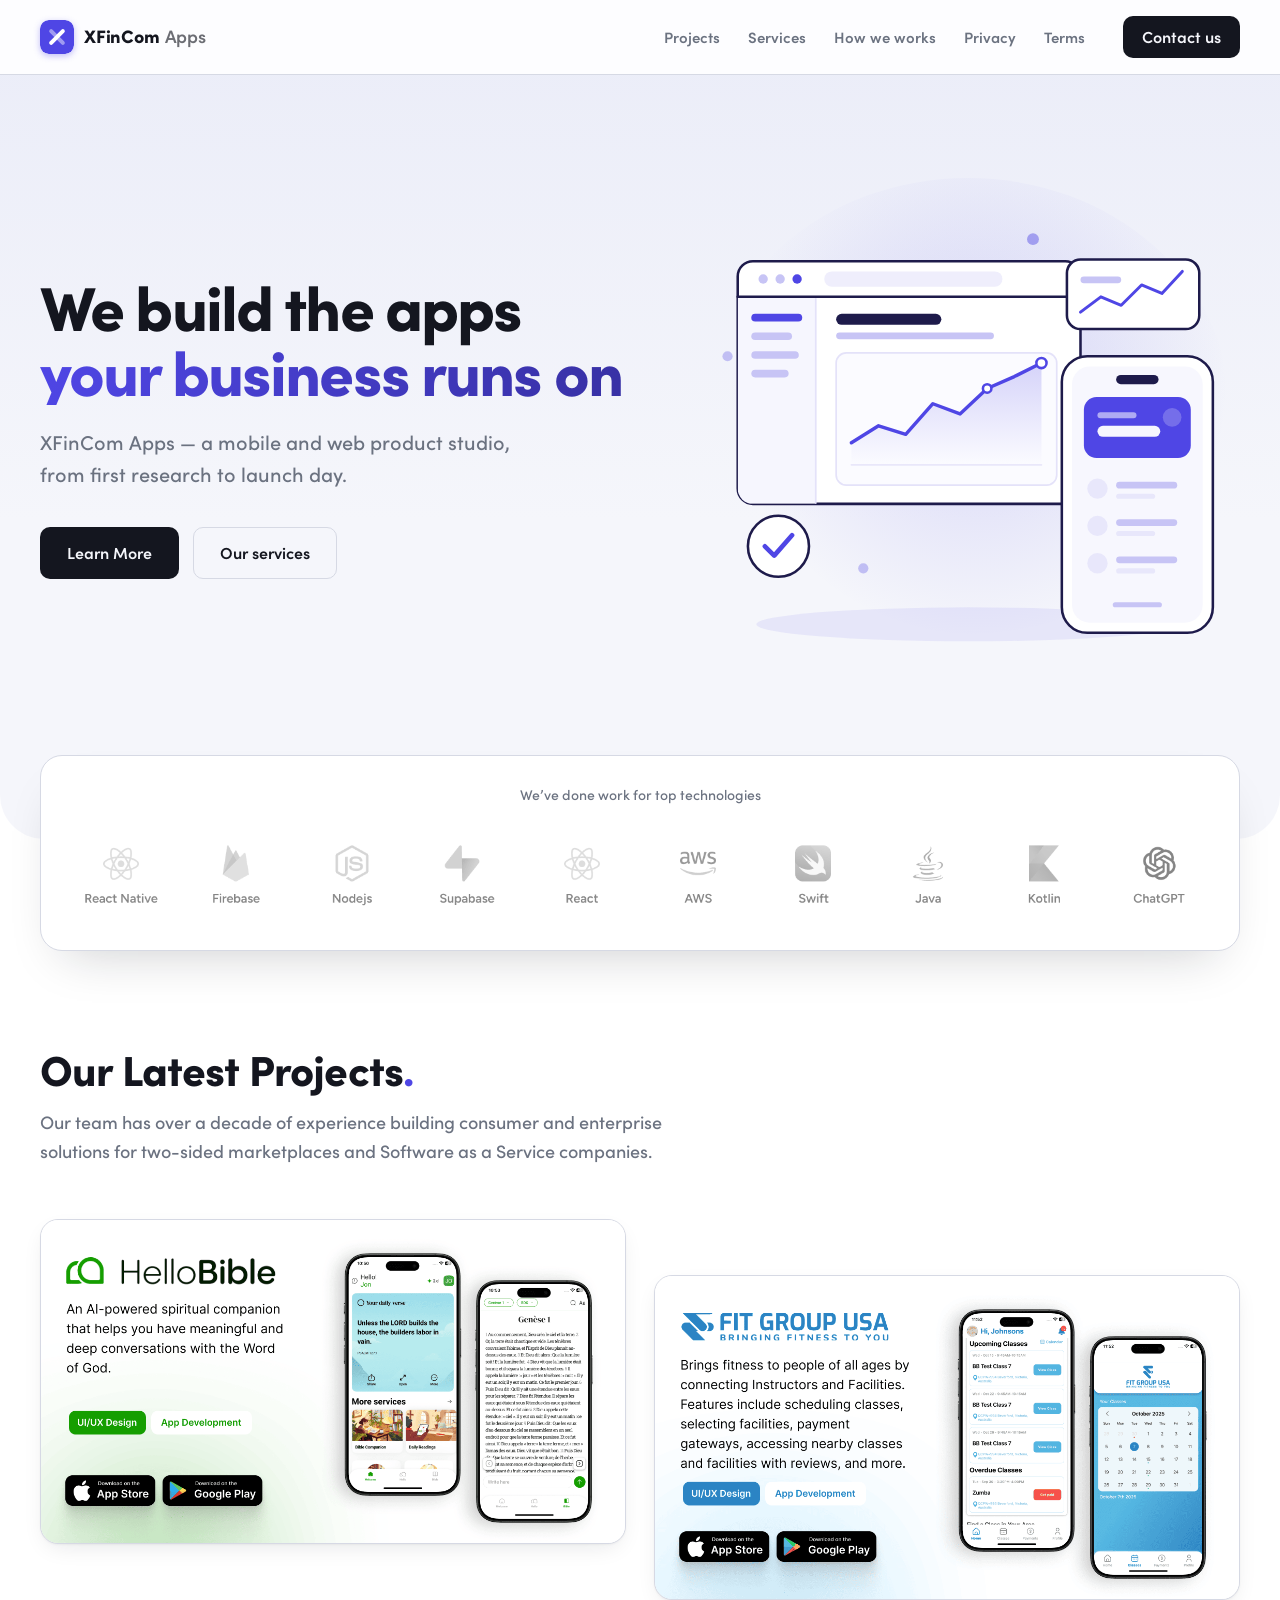
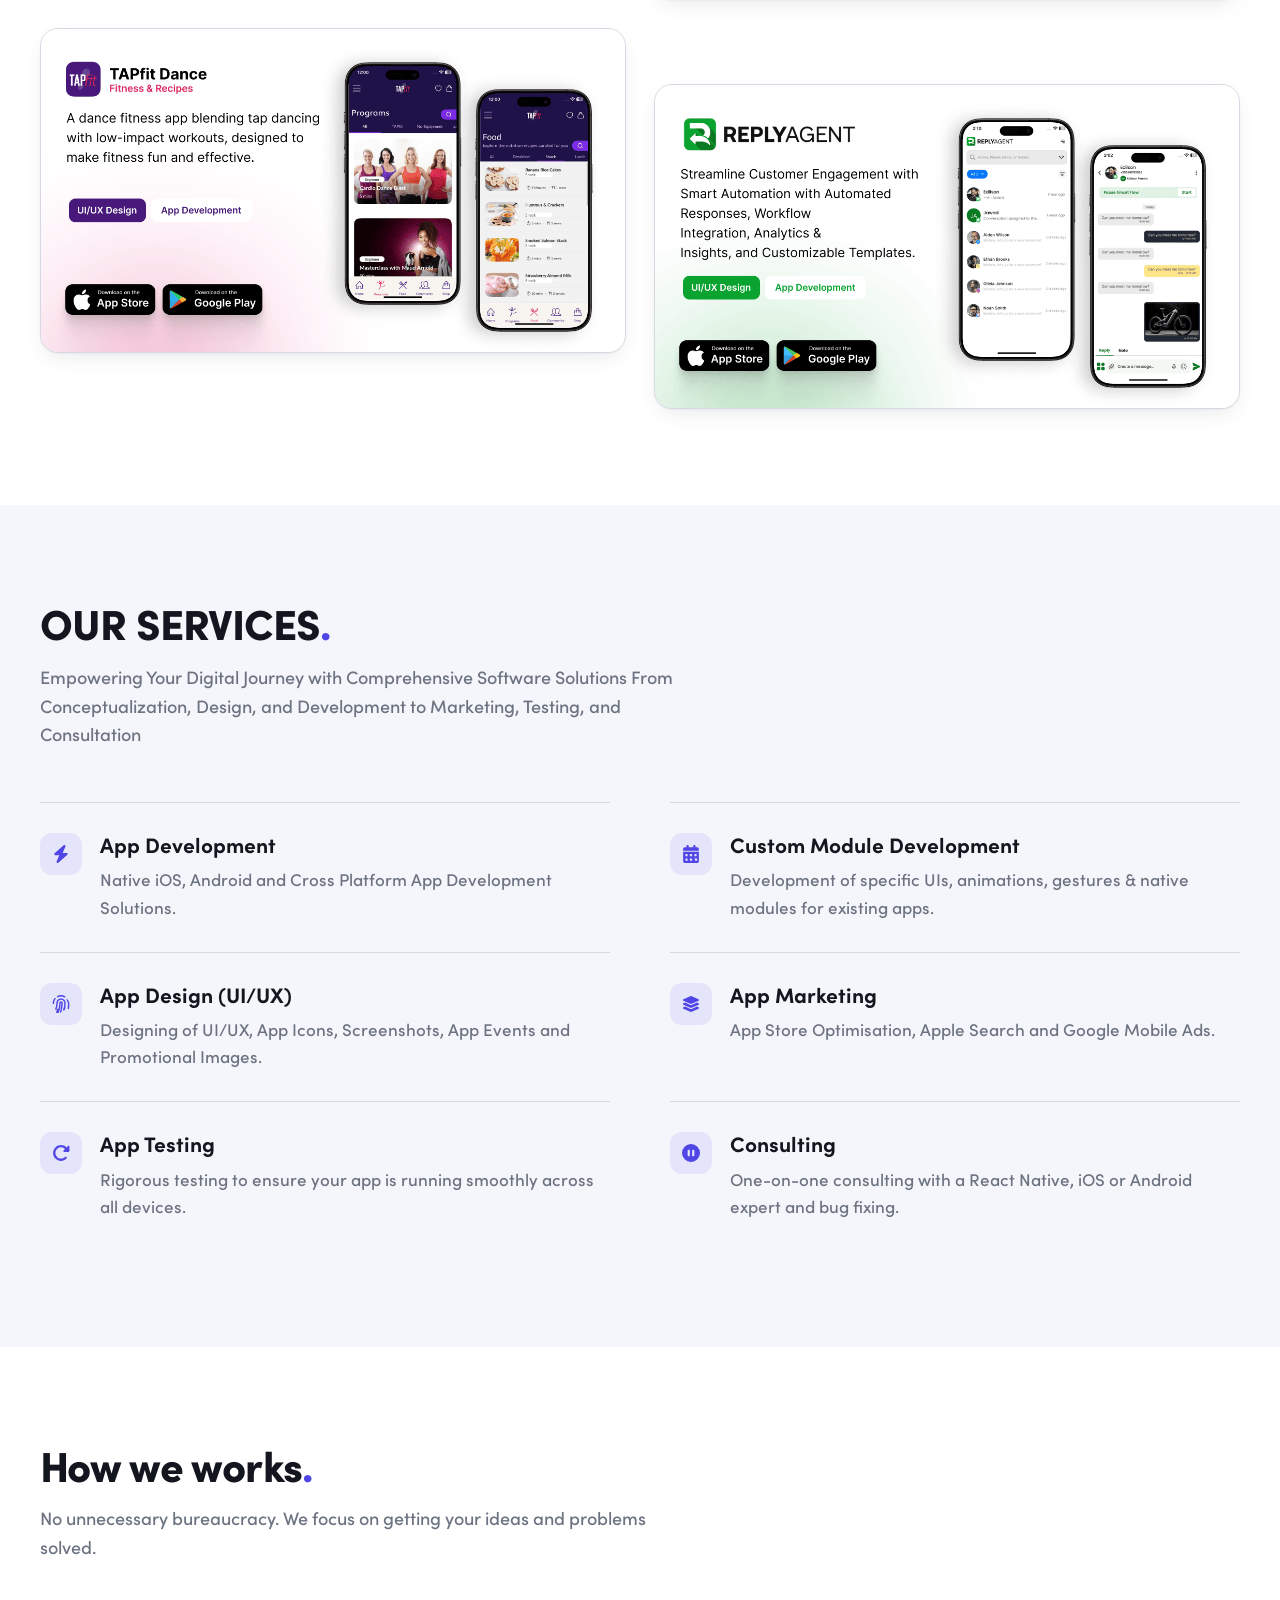
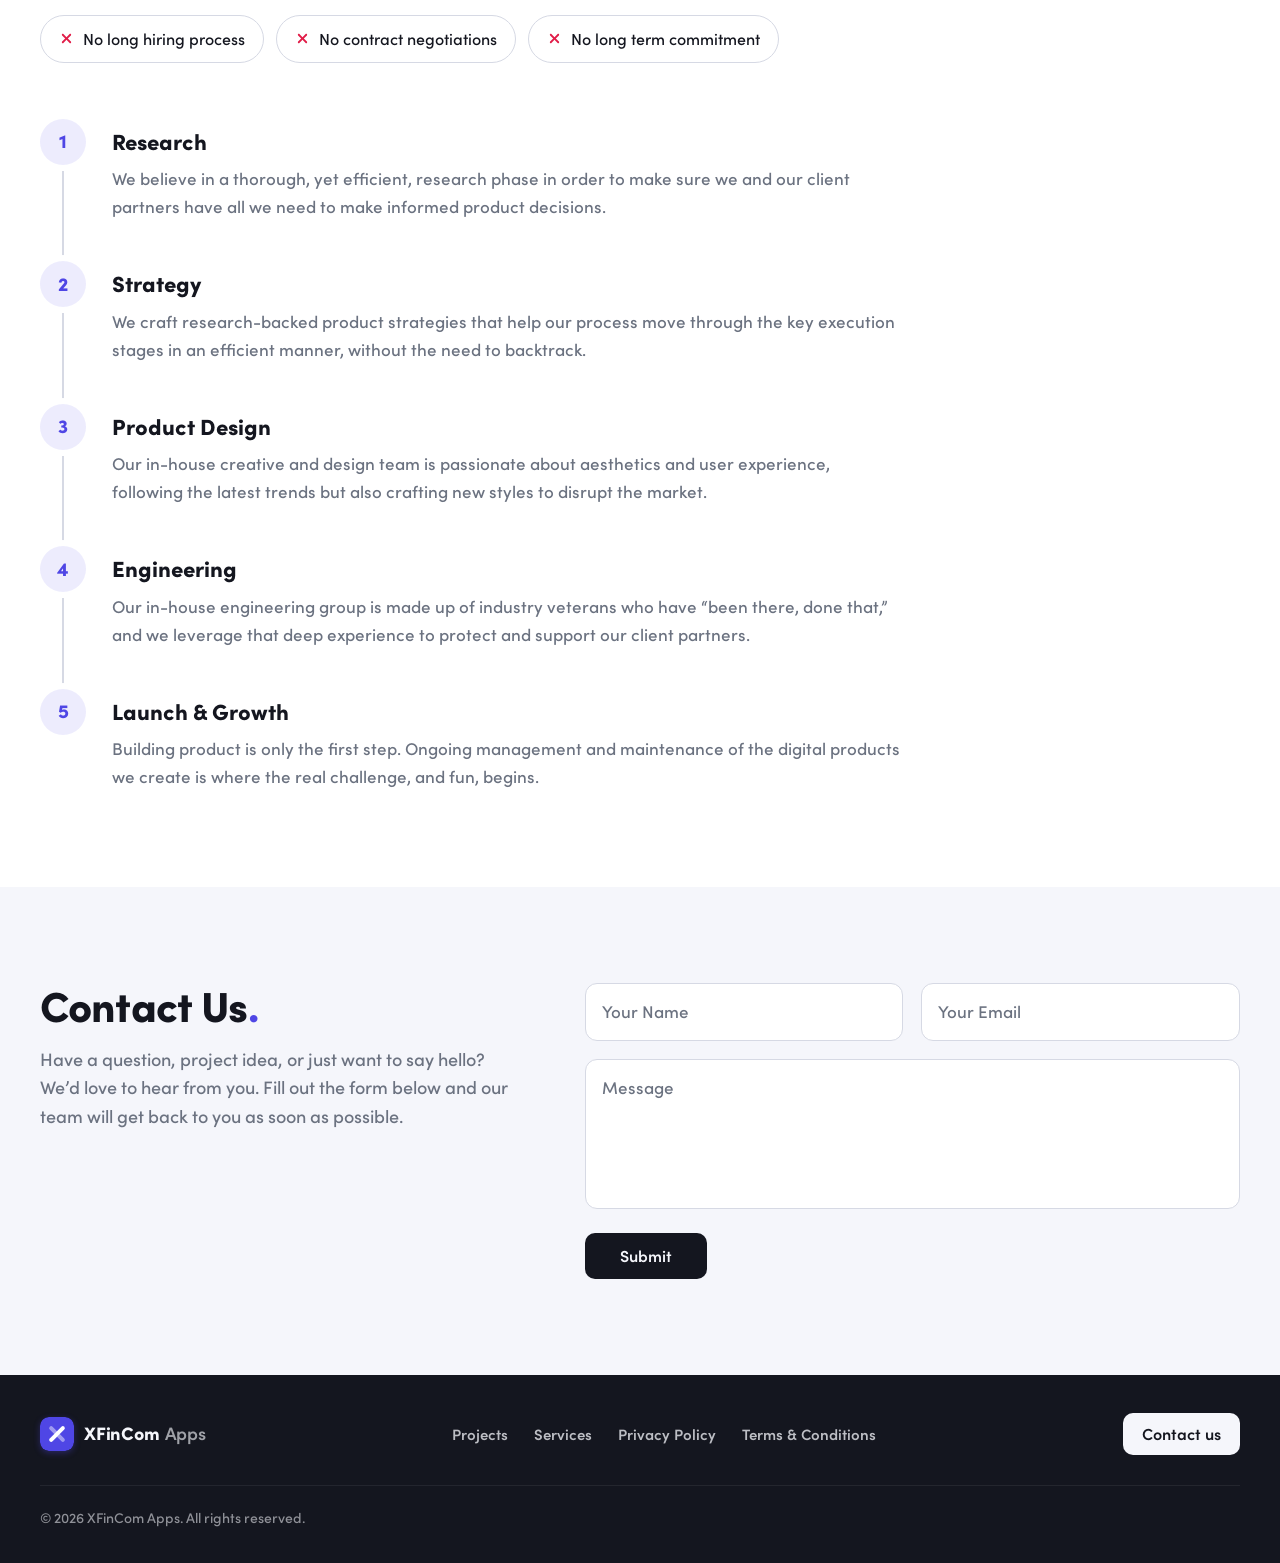
<file: index.html>
<!DOCTYPE html>
<html lang="en">
  <head>
    <meta charset="utf-8" />
    <meta name="viewport" content="width=device-width, initial-scale=1.0" />
    <title>XFinCom Apps | Mobile &amp; Web App Development Company</title>
    <meta
      name="description"
      content="XFinCom Apps is a mobile and web app development company delivering custom, high-performance digital solutions. We specialize in design, development, and deployment—on demand and with excellence."
    />
    <meta name="robots" content="noindex, follow" />
    <link rel="icon" type="image/svg+xml" href="assets/img/favicon.svg" />
    <link rel="preload" as="font" type="font/woff" href="assets/fonts/sofiapro-black.woff" crossorigin />
    <link rel="preload" as="font" type="font/woff" href="assets/fonts/sofiapro-medium.woff" crossorigin />
    <link rel="stylesheet" href="assets/css/style.css" />
  </head>
  <body>
    <!-- Header -->
    <header class="site-header">
      <div class="shell">
        <a class="logo" href="index.html" aria-label="XFinCom Apps home">
          <svg class="logo-mark" viewBox="0 0 64 64" aria-hidden="true" focusable="false">
            <rect class="logo-tile" width="64" height="64" rx="16" />
            <g fill="none" stroke-width="7.5" stroke-linecap="round">
              <path class="logo-x-fall" d="M21 21 L43 43" />
              <path class="logo-x-rise" d="M21 43 L43 21" />
            </g>
          </svg>
          <span class="logo-word">XFinCom<span>Apps</span></span>
        </a>

        <button
          class="nav-toggle"
          type="button"
          aria-expanded="false"
          aria-controls="site-nav"
          aria-label="Toggle navigation"
        >
          <svg width="24" height="24" viewBox="0 0 24 24" aria-hidden="true" focusable="false">
            <path
              d="M3 6h18M3 12h18M3 18h18"
              fill="none"
              stroke="currentColor"
              stroke-width="2"
              stroke-linecap="round"
            />
          </svg>
        </button>

        <nav class="site-nav" id="site-nav">
          <a href="#projects">Projects</a>
          <a href="#services">Services</a>
          <a href="#how-we-works">How we works</a>
          <a href="privacy-policy.html">Privacy</a>
          <a href="terms-and-conditions.html">Terms</a>
        </nav>

        <a class="btn btn--solid btn--sm" href="#contact-us">Contact us</a>
      </div>
    </header>

    <main>
      <!-- Hero -->
      <section class="hero">
        <div class="shell hero-grid">
          <div class="hero-copy">
            <h1 class="hero-title">
              We build the apps
              <span class="accent">your business runs on</span>
            </h1>
            <p class="hero-sub">
              XFinCom Apps — a mobile and web product studio, from first research to launch day.
            </p>
            <div class="hero-actions">
              <a class="btn btn--solid btn--lg" href="#projects">Learn More</a>
              <a class="btn btn--ghost btn--lg" href="#services">Our services</a>
            </div>
          </div>
          <div class="hero-art">
            <img
              src="assets/img/hero-illustration.svg"
              width="640"
              height="640"
              alt="A dashboard window with a rising chart, a mobile app screen and a verified badge"
            />
          </div>
        </div>
      </section>

      <!-- Technologies -->
      <section class="tech">
        <div class="shell">
          <div class="tech-card">
        <p class="tech-label">We’ve done work for top technologies</p>
        <ul class="tech-list">
          <li><img src="assets/img/tech-react-native.png" width="148" height="148" alt="React Native" /></li>
          <li><img src="assets/img/tech-firebase.png" width="148" height="148" alt="Firebase" /></li>
          <li><img src="assets/img/tech-nodejs.png" width="148" height="148" alt="Node.js" /></li>
          <li><img src="assets/img/tech-supabase.png" width="148" height="148" alt="Supabase" /></li>
          <li><img src="assets/img/tech-react.png" width="148" height="148" alt="React" /></li>
          <li><img src="assets/img/tech-aws.png" width="148" height="148" alt="AWS" /></li>
          <li><img src="assets/img/tech-swift.png" width="148" height="148" alt="Swift" /></li>
          <li><img src="assets/img/tech-java.png" width="148" height="148" alt="Java" /></li>
          <li><img src="assets/img/tech-kotlin.png" width="148" height="148" alt="Kotlin" /></li>
          <li><img src="assets/img/tech-chatgpt.png" width="148" height="148" alt="ChatGPT" /></li>
        </ul>
          </div>
        </div>
      </section>

      <!-- Projects -->
      <section class="section projects" id="projects">
        <div class="shell">
          <div class="section-head">
            <h2 class="section-title">Our Latest Projects<span class="dot">.</span></h2>
            <p class="section-lede">
              Our team has over a decade of experience building consumer and enterprise solutions for
              two-sided marketplaces and Software as a Service companies.
            </p>
          </div>
          <div class="project-grid">            <figure class="project">
              <img
              src="assets/img/project-hellobible.png"
              width="1129"
              height="625"
              loading="lazy"
              alt="HelloBible — an AI-powered spiritual companion that helps you have meaningful and deep conversations with the Word of God. UI/UX Design and App Development, available on the App Store and Google Play."
              />
            </figure>
            <figure class="project">
              <img
              src="assets/img/project-fitgroupusa.png"
              width="1129"
              height="625"
              loading="lazy"
              alt="Fit Group USA — brings fitness to people of all ages by connecting Instructors and Facilities. Features include scheduling classes, selecting facilities, payment gateways, accessing nearby classes and facilities with reviews, and more. UI/UX Design and App Development, available on the App Store and Google Play."
              />
            </figure>
            <figure class="project">
              <img
              src="assets/img/project-tapfit.png"
              width="1129"
              height="625"
              loading="lazy"
              alt="TAPfit Dance — a dance fitness app blending tap dancing with low-impact workouts, designed to make fitness fun and effective. UI/UX Design and App Development, available on the App Store and Google Play."
              />
            </figure>
            <figure class="project">
              <img
              src="assets/img/project-replyagent.png"
              width="1129"
              height="625"
              loading="lazy"
              alt="ReplyAgent — streamline customer engagement with smart automation with automated responses, workflow integration, analytics and insights, and customizable templates. UI/UX Design and App Development, available on the App Store and Google Play."
              />
            </figure>
          </div>
        </div>
      </section>

      <!-- Services -->
      <section class="section section--tint services" id="services">
        <div class="shell">
          <div class="section-head">
            <h2 class="section-title">OUR SERVICES<span class="dot">.</span></h2>
            <p class="section-lede">
              Empowering Your Digital Journey with Comprehensive Software Solutions From
              Conceptualization, Design, and Development to Marketing, Testing, and Consultation
            </p>
          </div>

          <div class="service-list">
            <article class="service-item">
              <span class="icon-tile" aria-hidden="true">
                <svg viewBox="0 0 448 512"><path d="M349.4 44.6c5.9-13.7 1.5-29.7-10.6-38.5s-28.6-8-39.9 1.8l-256 224c-10 8.8-13.6 22.9-8.9 35.3S50.7 288 64 288H175.5L98.6 467.4c-5.9 13.7-1.5 29.7 10.6 38.5s28.6 8 39.9-1.8l256-224c10-8.8 13.6-22.9 8.9-35.3s-16.6-20.7-30-20.7H272.5L349.4 44.6z"/></svg>
              </span>
              <div class="service-body">
                <h3>App Development</h3>
                <p>Native iOS, Android and Cross Platform App Development Solutions.</p>
              </div>
            </article>

            <article class="service-item">
              <span class="icon-tile" aria-hidden="true">
                <svg viewBox="0 0 448 512"><path d="M128 0c17.7 0 32 14.3 32 32V64H288V32c0-17.7 14.3-32 32-32s32 14.3 32 32V64h48c26.5 0 48 21.5 48 48v48H0V112C0 85.5 21.5 64 48 64H96V32c0-17.7 14.3-32 32-32zM0 192H448V464c0 26.5-21.5 48-48 48H48c-26.5 0-48-21.5-48-48V192zm64 80v32c0 8.8 7.2 16 16 16h32c8.8 0 16-7.2 16-16V272c0-8.8-7.2-16-16-16H80c-8.8 0-16 7.2-16 16zm128 0v32c0 8.8 7.2 16 16 16h32c8.8 0 16-7.2 16-16V272c0-8.8-7.2-16-16-16H208c-8.8 0-16 7.2-16 16zm144-16c-8.8 0-16 7.2-16 16v32c0 8.8 7.2 16 16 16h32c8.8 0 16-7.2 16-16V272c0-8.8-7.2-16-16-16H336zM64 400v32c0 8.8 7.2 16 16 16h32c8.8 0 16-7.2 16-16V400c0-8.8-7.2-16-16-16H80c-8.8 0-16 7.2-16 16zm144-16c-8.8 0-16 7.2-16 16v32c0 8.8 7.2 16 16 16h32c8.8 0 16-7.2 16-16V400c0-8.8-7.2-16-16-16H208zm128 16v32c0 8.8 7.2 16 16 16h32c8.8 0 16-7.2 16-16V400c0-8.8-7.2-16-16-16H336c-8.8 0-16 7.2-16 16z"/></svg>
              </span>
              <div class="service-body">
                <h3>Custom Module Development</h3>
                <p>Development of specific UIs, animations, gestures &amp; native modules for existing apps.</p>
              </div>
            </article>

            <article class="service-item">
              <span class="icon-tile" aria-hidden="true">
                <svg viewBox="0 0 512 512"><path d="M256 0c43.1 0 83.2 12.7 116.8 34.6c9.6 6.2 12.3 19 6.1 28.6s-19 12.3-28.6 6.1C322.5 51 290.4 40.7 256 40.7c-30.8 0-59.6 8.2-84.5 22.6c-9.7 5.6-22.1 2.3-27.7-7.4s-2.3-22.1 7.4-27.7C181.8 10.4 217.7 0 256 0zM100.9 87.9c8.4 7.2 9.4 19.9 2.2 28.3C77.3 146.6 61.6 185.4 61.6 228v10.7c0 11.3-9.2 20.5-20.5 20.5s-20.5-9.2-20.5-20.5V228c0-52.4 19.4-100.3 51.4-137.1c7.2-8.4 19.9-9.4 28.3-2.2zM415 122.4c8.4-7.2 21.1-6.2 28.3 2.2c32 36.9 51.4 84.7 51.4 137.1c0 42.5-3.4 84.3-9.9 125c-1.8 11.2-12.3 18.8-23.5 17s-18.8-12.3-17-23.5c6.2-38.6 9.4-78.2 9.4-118.6c0-42.6-15.7-81.4-41.6-111.1c-7.2-8.4-6.2-21.1 2.2-28.3zM256 96c73.4 0 133 59.6 133 133c0 55.5-3.8 110.1-11.1 163.6c-1.5 11.2-11.9 19-23.1 17.5s-19-11.9-17.5-23.1C344.3 335 348 282.5 348 229c0-50.8-41.2-92-92-92s-92 41.2-92 92c0 65.2-11.8 127.7-33.4 185.4c-4 10.6-15.8 16-26.4 12s-16-15.8-12-26.4C112.1 347.3 123 289.8 123 229c0-73.4 59.6-133 133-133zm0 82.7c27.8 0 50.3 22.5 50.3 50.3c0 90.5-14.5 177.7-41.4 259.2c-3.6 10.8-15.2 16.6-26 13s-16.6-15.2-13-26C251 402.3 264.7 319.5 264.7 229c0-4.8-3.9-8.7-8.7-8.7s-8.7 3.9-8.7 8.7c0 100.6-21.4 196.4-59.8 282.9c-4.6 10.4-16.8 15-27.1 10.4s-15-16.8-10.4-27.1C185.7 413.2 205.7 323.7 205.7 229c0-27.8 22.5-50.3 50.3-50.3zM137 512.1c-2.4 0-4.8-.4-7.2-1.3c-10.6-4-16-15.8-12-26.4c9.5-25.4 17.4-51.6 23.6-78.4c2.5-11 13.5-17.9 24.6-15.4s17.9 13.5 15.4 24.6c-6.6 28.9-15.1 57.1-25.4 84.4c-3.1 8.2-10.9 13.3-19.1 13.3zM335.7 448c-1.3 0-2.6-.1-4-.4c-11.1-2.2-18.3-13-16.1-24.1c3.5-17.8 6.5-35.9 9-54.1c1.5-11.2 11.9-19 23.1-17.5s19 11.9 17.5 23.1c-2.6 19-5.7 37.8-9.4 56.4c-1.9 9.8-10.5 16.6-20.1 16.6z"/></svg>
              </span>
              <div class="service-body">
                <h3>App Design (UI/UX)</h3>
                <p>Designing of UI/UX, App Icons, Screenshots, App Events and Promotional Images.</p>
              </div>
            </article>

            <article class="service-item">
              <span class="icon-tile" aria-hidden="true">
                <svg viewBox="0 0 576 512"><path d="M264.5 5.2c14.9-6.9 32.1-6.9 47 0l218.6 101c8.5 3.9 13.9 12.4 13.9 21.8s-5.4 17.9-13.9 21.8l-218.6 101c-14.9 6.9-32.1 6.9-47 0L45.9 149.8C37.4 145.8 32 137.3 32 128s5.4-17.9 13.9-21.8L264.5 5.2zM476.9 209.6l53.2 24.6c8.5 3.9 13.9 12.4 13.9 21.8s-5.4 17.9-13.9 21.8l-218.6 101c-14.9 6.9-32.1 6.9-47 0L45.9 277.8C37.4 273.8 32 265.3 32 256s5.4-17.9 13.9-21.8l53.2-24.6 152 70.2c23.4 10.8 50.4 10.8 73.8 0l152-70.2zm0 128l53.2 24.6c8.5 3.9 13.9 12.4 13.9 21.8s-5.4 17.9-13.9 21.8l-218.6 101c-14.9 6.9-32.1 6.9-47 0L45.9 405.8C37.4 401.8 32 393.3 32 384s5.4-17.9 13.9-21.8l53.2-24.6 152 70.2c23.4 10.8 50.4 10.8 73.8 0l152-70.2z"/></svg>
              </span>
              <div class="service-body">
                <h3>App Marketing</h3>
                <p>App Store Optimisation, Apple Search and Google Mobile Ads.</p>
              </div>
            </article>

            <article class="service-item">
              <span class="icon-tile" aria-hidden="true">
                <svg viewBox="0 0 512 512"><path d="M463.5 224H472c13.3 0 24-10.7 24-24V72c0-9.7-5.8-18.5-14.8-22.2s-19.3-1.7-26.2 5.2L413.4 96.6c-87.6-86.5-228.7-86.2-315.8 1c-87.5 87.5-87.5 229.3 0 316.8s229.3 87.5 316.8 0c12.5-12.5 12.5-32.8 0-45.3s-32.8-12.5-45.3 0c-62.5 62.5-163.8 62.5-226.3 0s-62.5-163.8 0-226.3c62.2-62.2 162.7-62.5 225.3-1L327 183c-6.9 6.9-8.9 17.2-5.2 26.2s12.5 14.8 22.2 14.8H463.5z"/></svg>
              </span>
              <div class="service-body">
                <h3>App Testing</h3>
                <p>Rigorous testing to ensure your app is running smoothly across all devices.</p>
              </div>
            </article>

            <article class="service-item">
              <span class="icon-tile" aria-hidden="true">
                <svg viewBox="0 0 512 512"><path d="M256 512A256 256 0 1 0 256 0a256 256 0 1 0 0 512zM224 192V320c0 17.7-14.3 32-32 32s-32-14.3-32-32V192c0-17.7 14.3-32 32-32s32 14.3 32 32zm128 0V320c0 17.7-14.3 32-32 32s-32-14.3-32-32V192c0-17.7 14.3-32 32-32s32 14.3 32 32z"/></svg>
              </span>
              <div class="service-body">
                <h3>Consulting</h3>
                <p>One-on-one consulting with a React Native, iOS or Android expert and bug fixing.</p>
              </div>
            </article>
          </div>

        </div>
      </section>

      <!-- How we works -->
      <section class="section process" id="how-we-works">
        <div class="shell">
          <div class="section-head">
              <h2 class="section-title">How we works<span class="dot">.</span></h2>
              <p class="section-lede">
                No unnecessary bureaucracy. We focus on getting your ideas and problems solved.
              </p>
          </div>

          <ul class="process-points">
              <li>
                <svg viewBox="0 0 384 512" aria-hidden="true"><path d="M342.6 150.6c12.5-12.5 12.5-32.8 0-45.3s-32.8-12.5-45.3 0L192 210.7 86.6 105.4c-12.5-12.5-32.8-12.5-45.3 0s-12.5 32.8 0 45.3L146.7 256 41.4 361.4c-12.5 12.5-12.5 32.8 0 45.3s32.8 12.5 45.3 0L192 301.3 297.4 406.6c12.5 12.5 32.8 12.5 45.3 0s12.5-32.8 0-45.3L237.3 256 342.6 150.6z"/></svg>
                No long hiring process
              </li>
              <li>
                <svg viewBox="0 0 384 512" aria-hidden="true"><path d="M342.6 150.6c12.5-12.5 12.5-32.8 0-45.3s-32.8-12.5-45.3 0L192 210.7 86.6 105.4c-12.5-12.5-32.8-12.5-45.3 0s-12.5 32.8 0 45.3L146.7 256 41.4 361.4c-12.5 12.5-12.5 32.8 0 45.3s32.8 12.5 45.3 0L192 301.3 297.4 406.6c12.5 12.5 32.8 12.5 45.3 0s12.5-32.8 0-45.3L237.3 256 342.6 150.6z"/></svg>
                No contract negotiations
              </li>
              <li>
                <svg viewBox="0 0 384 512" aria-hidden="true"><path d="M342.6 150.6c12.5-12.5 12.5-32.8 0-45.3s-32.8-12.5-45.3 0L192 210.7 86.6 105.4c-12.5-12.5-32.8-12.5-45.3 0s-12.5 32.8 0 45.3L146.7 256 41.4 361.4c-12.5 12.5-12.5 32.8 0 45.3s32.8 12.5 45.3 0L192 301.3 297.4 406.6c12.5 12.5 32.8 12.5 45.3 0s12.5-32.8 0-45.3L237.3 256 342.6 150.6z"/></svg>
                No long term commitment
              </li>
            </ul>

          <ol class="timeline">
            <li>
              <span class="step-num" aria-hidden="true">1</span>
              <div class="service-body">
                <h3>Research</h3>
                <p>
                  We believe in a thorough, yet efficient, research phase in order to make sure we and
                  our client partners have all we need to make informed product decisions.
                </p>
              </div>
            </li>
            <li>
              <span class="step-num" aria-hidden="true">2</span>
              <div class="service-body">
                <h3>Strategy</h3>
                <p>
                  We craft research-backed product strategies that help our process move through the
                  key execution stages in an efficient manner, without the need to backtrack.
                </p>
              </div>
            </li>
            <li>
              <span class="step-num" aria-hidden="true">3</span>
              <div class="service-body">
                <h3>Product Design</h3>
                <p>
                  Our in-house creative and design team is passionate about aesthetics and user
                  experience, following the latest trends but also crafting new styles to disrupt the
                  market.
                </p>
              </div>
            </li>
            <li>
              <span class="step-num" aria-hidden="true">4</span>
              <div class="service-body">
                <h3>Engineering</h3>
                <p>
                  Our in-house engineering group is made up of industry veterans who have “been there,
                  done that,” and we leverage that deep experience to protect and support our client
                  partners.
                </p>
              </div>
            </li>
            <li>
              <span class="step-num" aria-hidden="true">5</span>
              <div class="service-body">
                <h3>Launch &amp; Growth</h3>
                <p>
                  Building product is only the first step. Ongoing management and maintenance of the
                  digital products we create is where the real challenge, and fun, begins.
                </p>
              </div>
            </li>
          </ol>
        </div>
      </section>

      <!-- Contact -->
      <section class="section section--tint contact" id="contact-us">
        <div class="shell contact-grid">
          <div class="section-head">
            <h2 class="section-title">Contact Us<span class="dot">.</span></h2>
            <p class="section-lede">
              Have a question, project idea, or just want to say hello? We’d love to hear from you.
              Fill out the form below and our team will get back to you as soon as possible.
            </p>
          </div>

          <form class="contact-form" id="contact-form" novalidate>
            <div class="field-row">
              <input type="text" id="name" name="name" placeholder="Your Name" autocomplete="name" aria-label="Your Name" required />
              <input type="email" id="email" name="email" placeholder="Your Email" autocomplete="email" aria-label="Your Email" required />
            </div>
            <div>
              <textarea id="message" name="message" placeholder="Message" aria-label="Message" required></textarea>
            </div>
            <div class="form-actions">
              <button class="btn btn--solid" type="submit">Submit</button>
            </div>
          </form>
        </div>
      </section>
    </main>

    <!-- Footer -->
    <footer class="site-footer">
      <div class="shell">
        <div class="footer-top">
        <a class="logo" href="index.html" aria-label="XFinCom Apps home">
          <svg class="logo-mark" viewBox="0 0 64 64" aria-hidden="true" focusable="false">
            <rect class="logo-tile" width="64" height="64" rx="16" />
            <g fill="none" stroke-width="7.5" stroke-linecap="round">
              <path class="logo-x-fall" d="M21 21 L43 43" />
              <path class="logo-x-rise" d="M21 43 L43 21" />
            </g>
          </svg>
          <span class="logo-word">XFinCom<span>Apps</span></span>
        </a>
        <nav class="footer-links">
          <a href="#projects">Projects</a>
          <a href="#services">Services</a>
          <a href="privacy-policy.html">Privacy Policy</a>
          <a href="terms-and-conditions.html">Terms &amp; Conditions</a>
        </nav>
        <a class="btn btn--invert btn--sm" href="#contact-us">Contact us</a>
        </div>
        <p class="footer-note">© 2026 XFinCom Apps. All rights reserved.</p>
      </div>
    </footer>

    <script src="assets/js/main.js" defer></script>
  </body>
</html>
</file>
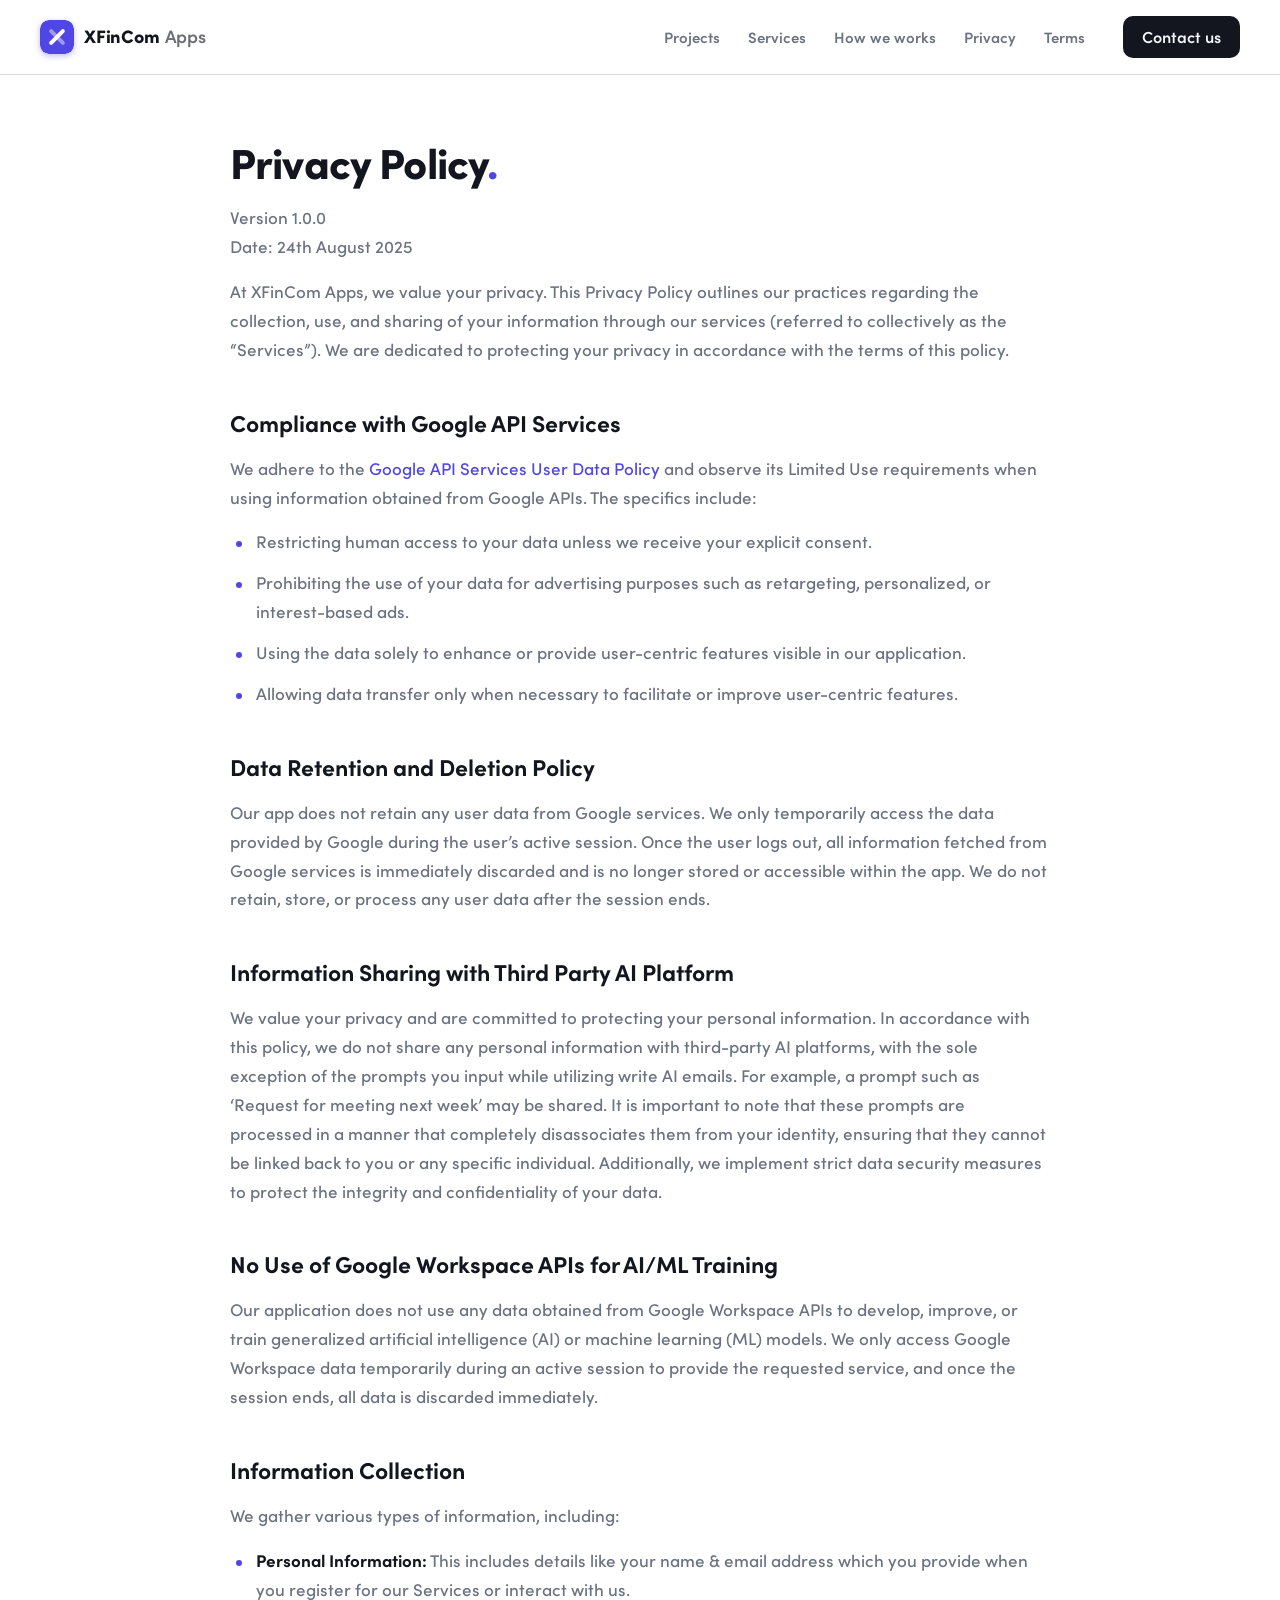
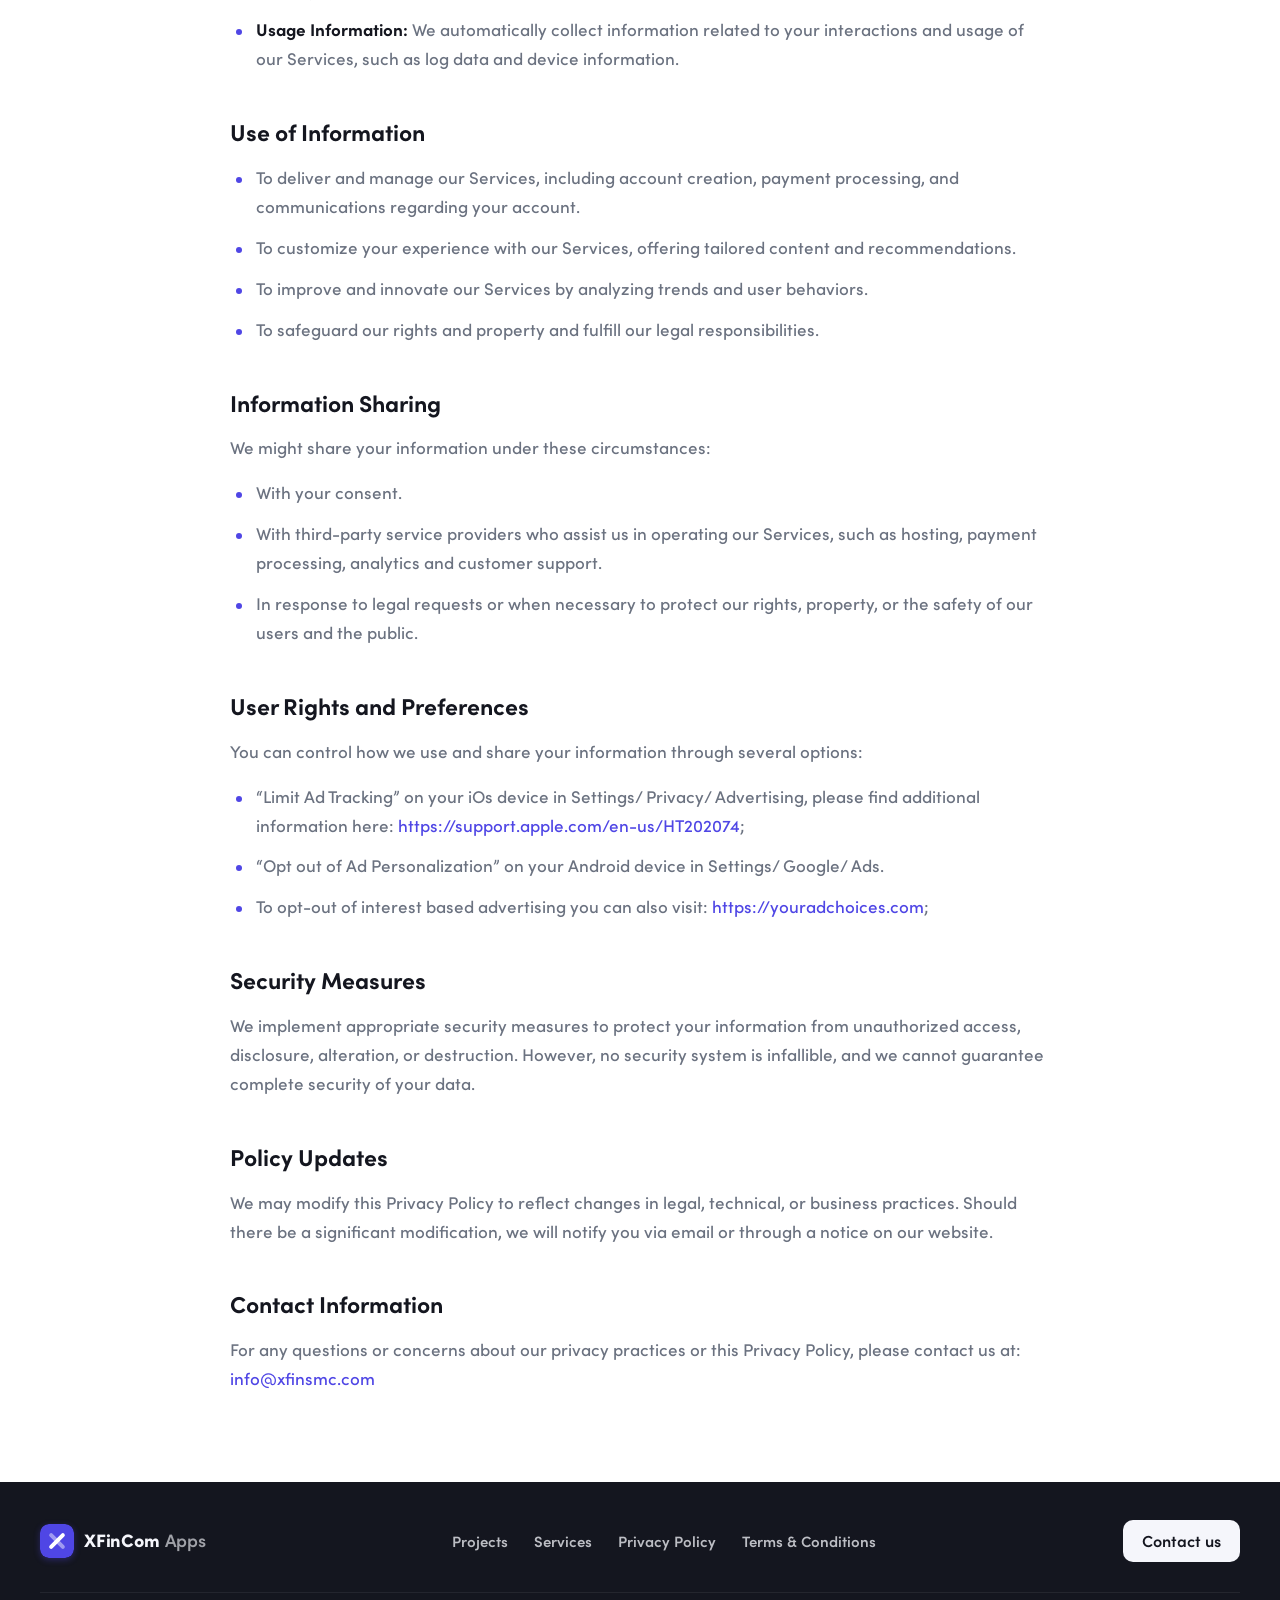
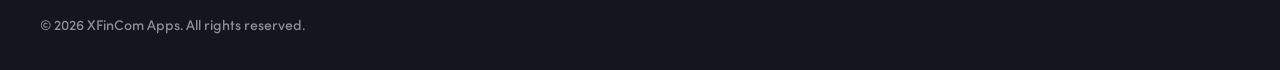
<file: privacy-policy.html>
<!DOCTYPE html>
<html lang="en">
  <head>
    <meta charset="utf-8" />
    <meta name="viewport" content="width=device-width, initial-scale=1.0" />
    <title>Privacy Policy | XFinCom Apps | Mobile &amp; Web App Development Company</title>
    <meta
      name="description"
      content="Privacy Policy for XFinCom Apps — how we collect, use and share information through our services."
    />
    <meta name="robots" content="noindex, follow" />
    <link rel="icon" type="image/svg+xml" href="assets/img/favicon.svg" />
    <link rel="stylesheet" href="assets/css/style.css" />
  </head>
  <body>
    <!-- Header -->
    <header class="site-header">
      <div class="shell">
        <a class="logo" href="index.html" aria-label="XFinCom Apps home">
          <svg class="logo-mark" viewBox="0 0 64 64" aria-hidden="true" focusable="false">
            <rect class="logo-tile" width="64" height="64" rx="16" />
            <g fill="none" stroke-width="7.5" stroke-linecap="round">
              <path class="logo-x-fall" d="M21 21 L43 43" />
              <path class="logo-x-rise" d="M21 43 L43 21" />
            </g>
          </svg>
          <span class="logo-word">XFinCom<span>Apps</span></span>
        </a>

        <button
          class="nav-toggle"
          type="button"
          aria-expanded="false"
          aria-controls="site-nav"
          aria-label="Toggle navigation"
        >
          <svg width="24" height="24" viewBox="0 0 24 24" aria-hidden="true" focusable="false">
            <path
              d="M3 6h18M3 12h18M3 18h18"
              fill="none"
              stroke="currentColor"
              stroke-width="2"
              stroke-linecap="round"
            />
          </svg>
        </button>

        <nav class="site-nav" id="site-nav">
          <a href="index.html#projects">Projects</a>
          <a href="index.html#services">Services</a>
          <a href="index.html#how-we-works">How we works</a>
          <a href="privacy-policy.html">Privacy</a>
          <a href="terms-and-conditions.html">Terms</a>
        </nav>

        <a class="btn btn--solid btn--sm" href="index.html#contact-us">Contact us</a>
      </div>
    </header>

    <main class="legal">
      <div class="shell">
        <h1 class="legal-title">Privacy Policy<span class="dot">.</span></h1>
        <p class="legal-meta">Version 1.0.0<br />Date: 24th August 2025</p>

        <p>
          At XFinCom Apps, we value your privacy. This Privacy Policy outlines our practices regarding
          the collection, use, and sharing of your information through our services (referred to
          collectively as the “Services”). We are dedicated to protecting your privacy in accordance
          with the terms of this policy.
        </p>

        <h2>Compliance with Google API Services</h2>
        <p>
          We adhere to the
          <a
            href="https://developers.google.com/terms/api-services-user-data-policy"
            target="_blank"
            rel="noopener noreferrer"
            >Google API Services User Data Policy</a
          >
          and observe its Limited Use requirements when using information obtained from Google APIs.
          The specifics include:
        </p>
        <ul>
          <li>Restricting human access to your data unless we receive your explicit consent.</li>
          <li>
            Prohibiting the use of your data for advertising purposes such as retargeting,
            personalized, or interest-based ads.
          </li>
          <li>Using the data solely to enhance or provide user-centric features visible in our application.</li>
          <li>
            Allowing data transfer only when necessary to facilitate or improve user-centric features.
          </li>
        </ul>

        <h2>Data Retention and Deletion Policy</h2>
        <p>
          Our app does not retain any user data from Google services. We only temporarily access the
          data provided by Google during the user’s active session. Once the user logs out, all
          information fetched from Google services is immediately discarded and is no longer stored or
          accessible within the app. We do not retain, store, or process any user data after the
          session ends.
        </p>

        <h2>Information Sharing with Third Party AI Platform</h2>
        <p>
          We value your privacy and are committed to protecting your personal information. In
          accordance with this policy, we do not share any personal information with third-party AI
          platforms, with the sole exception of the prompts you input while utilizing write AI emails.
          For example, a prompt such as ‘Request for meeting next week’ may be shared. It is important
          to note that these prompts are processed in a manner that completely disassociates them from
          your identity, ensuring that they cannot be linked back to you or any specific individual.
          Additionally, we implement strict data security measures to protect the integrity and
          confidentiality of your data.
        </p>

        <h2>No Use of Google Workspace APIs for AI/ML Training</h2>
        <p>
          Our application does not use any data obtained from Google Workspace APIs to develop,
          improve, or train generalized artificial intelligence (AI) or machine learning (ML) models.
          We only access Google Workspace data temporarily during an active session to provide the
          requested service, and once the session ends, all data is discarded immediately.
        </p>

        <h2>Information Collection</h2>
        <p>We gather various types of information, including:</p>
        <ul>
          <li>
            <strong>Personal Information:</strong> This includes details like your name &amp; email
            address which you provide when you register for our Services or interact with us.
          </li>
          <li>
            <strong>Usage Information:</strong> We automatically collect information related to your
            interactions and usage of our Services, such as log data and device information.
          </li>
        </ul>

        <h2>Use of Information</h2>
        <ul>
          <li>
            To deliver and manage our Services, including account creation, payment processing, and
            communications regarding your account.
          </li>
          <li>To customize your experience with our Services, offering tailored content and recommendations.</li>
          <li>To improve and innovate our Services by analyzing trends and user behaviors.</li>
          <li>To safeguard our rights and property and fulfill our legal responsibilities.</li>
        </ul>

        <h2>Information Sharing</h2>
        <p>We might share your information under these circumstances:</p>
        <ul>
          <li>With your consent.</li>
          <li>
            With third-party service providers who assist us in operating our Services, such as
            hosting, payment processing, analytics and customer support.
          </li>
          <li>
            In response to legal requests or when necessary to protect our rights, property, or the
            safety of our users and the public.
          </li>
        </ul>

        <h2>User Rights and Preferences</h2>
        <p>You can control how we use and share your information through several options:</p>
        <ul>
          <li>
            “Limit Ad Tracking” on your iOs device in Settings/ Privacy/ Advertising, please find
            additional information here:
            <a href="https://support.apple.com/en-us/HT202074" target="_blank" rel="noopener noreferrer"
              >https://support.apple.com/en-us/HT202074</a
            >;
          </li>
          <li>“Opt out of Ad Personalization” on your Android device in Settings/ Google/ Ads.</li>
          <li>
            To opt-out of interest based advertising you can also visit:
            <a href="https://youradchoices.com" target="_blank" rel="noopener noreferrer"
              >https://youradchoices.com</a
            >;
          </li>
        </ul>

        <h2>Security Measures</h2>
        <p>
          We implement appropriate security measures to protect your information from unauthorized
          access, disclosure, alteration, or destruction. However, no security system is infallible,
          and we cannot guarantee complete security of your data.
        </p>

        <h2>Policy Updates</h2>
        <p>
          We may modify this Privacy Policy to reflect changes in legal, technical, or business
          practices. Should there be a significant modification, we will notify you via email or
          through a notice on our website.
        </p>

        <h2>Contact Information</h2>
        <p>
          For any questions or concerns about our privacy practices or this Privacy Policy, please
          contact us at:
          <a href="mailto:info@xfinsmc.com">info@xfinsmc.com</a>
        </p>
      </div>
    </main>

    <!-- Footer -->
    <footer class="site-footer">
      <div class="shell">
        <div class="footer-top">
        <a class="logo" href="index.html" aria-label="XFinCom Apps home">
          <svg class="logo-mark" viewBox="0 0 64 64" aria-hidden="true" focusable="false">
            <rect class="logo-tile" width="64" height="64" rx="16" />
            <g fill="none" stroke-width="7.5" stroke-linecap="round">
              <path class="logo-x-fall" d="M21 21 L43 43" />
              <path class="logo-x-rise" d="M21 43 L43 21" />
            </g>
          </svg>
          <span class="logo-word">XFinCom<span>Apps</span></span>
        </a>
        <nav class="footer-links">
          <a href="index.html#projects">Projects</a>
          <a href="index.html#services">Services</a>
          <a href="privacy-policy.html">Privacy Policy</a>
          <a href="terms-and-conditions.html">Terms &amp; Conditions</a>
        </nav>
        <a class="btn btn--invert btn--sm" href="index.html#contact-us">Contact us</a>
        </div>
        <p class="footer-note">© 2026 XFinCom Apps. All rights reserved.</p>
      </div>
    </footer>

    <script src="assets/js/main.js" defer></script>
  </body>
</html>
</file>
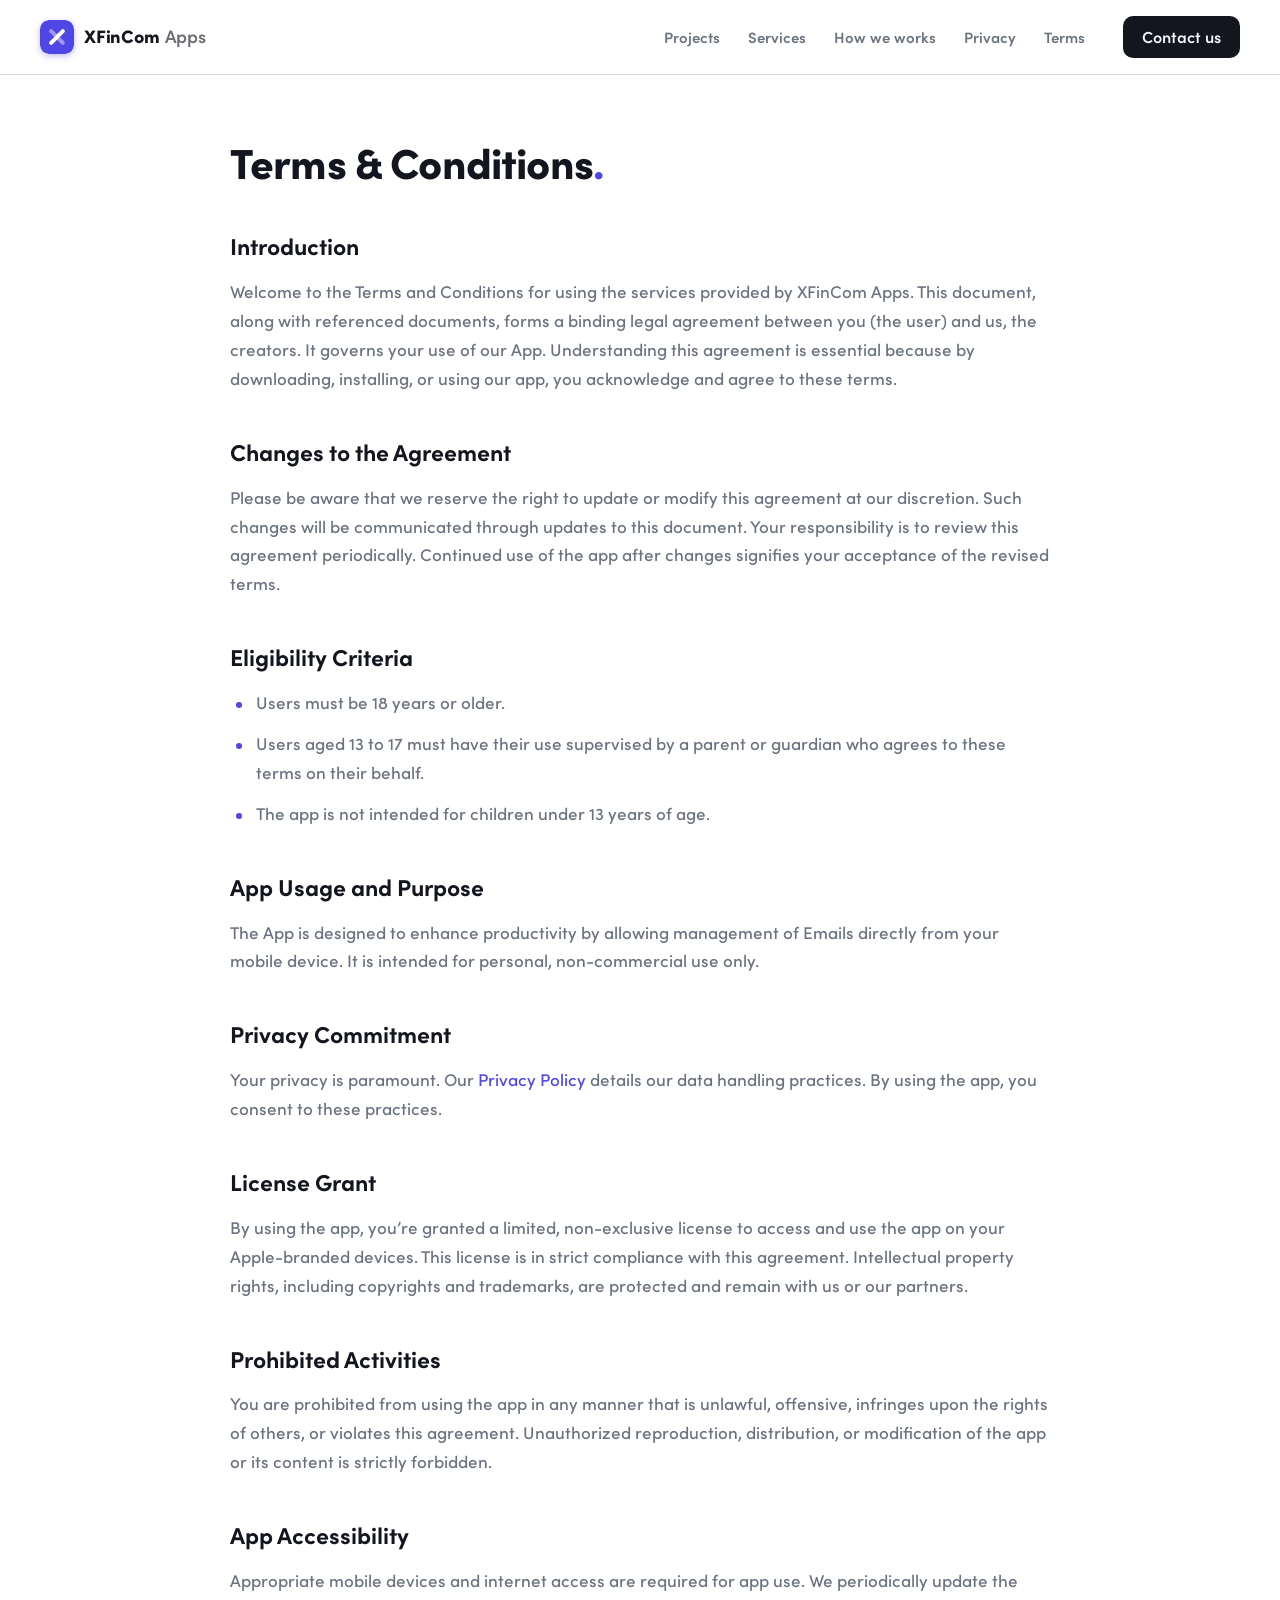
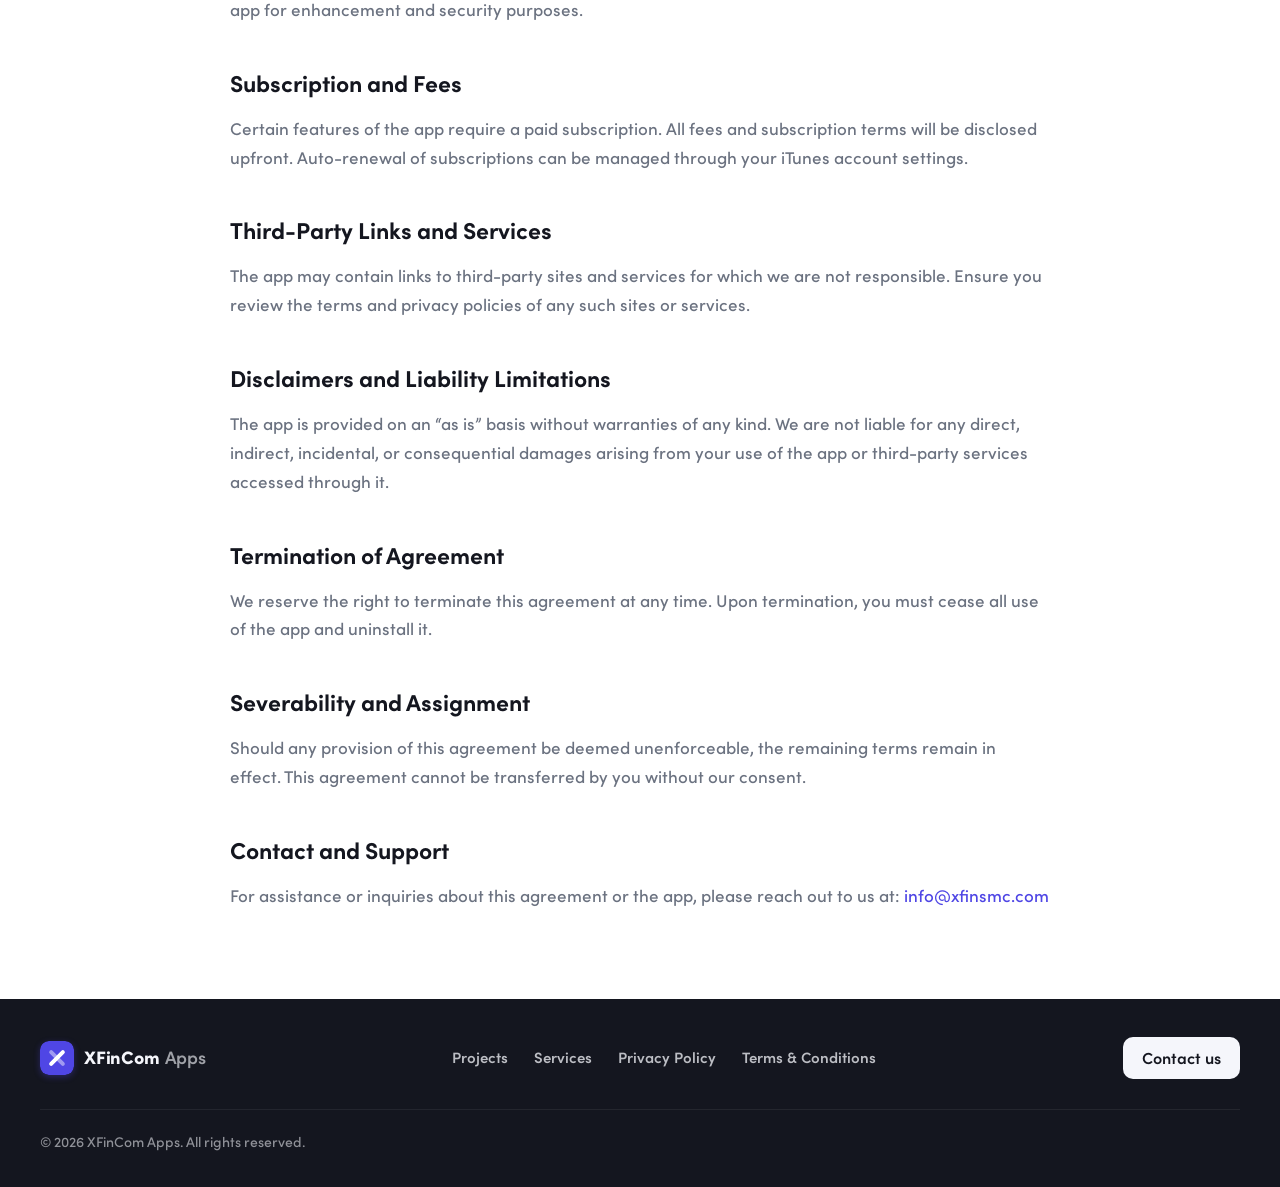
<file: terms-and-conditions.html>
<!DOCTYPE html>
<html lang="en">
  <head>
    <meta charset="utf-8" />
    <meta name="viewport" content="width=device-width, initial-scale=1.0" />
    <title>Terms &amp; Conditions | XFinCom Apps | Mobile &amp; Web App Development Company</title>
    <meta
      name="description"
      content="Terms and Conditions for using the services provided by XFinCom Apps."
    />
    <meta name="robots" content="noindex, follow" />
    <link rel="icon" type="image/svg+xml" href="assets/img/favicon.svg" />
    <link rel="stylesheet" href="assets/css/style.css" />
  </head>
  <body>
    <!-- Header -->
    <header class="site-header">
      <div class="shell">
        <a class="logo" href="index.html" aria-label="XFinCom Apps home">
          <svg class="logo-mark" viewBox="0 0 64 64" aria-hidden="true" focusable="false">
            <rect class="logo-tile" width="64" height="64" rx="16" />
            <g fill="none" stroke-width="7.5" stroke-linecap="round">
              <path class="logo-x-fall" d="M21 21 L43 43" />
              <path class="logo-x-rise" d="M21 43 L43 21" />
            </g>
          </svg>
          <span class="logo-word">XFinCom<span>Apps</span></span>
        </a>

        <button
          class="nav-toggle"
          type="button"
          aria-expanded="false"
          aria-controls="site-nav"
          aria-label="Toggle navigation"
        >
          <svg width="24" height="24" viewBox="0 0 24 24" aria-hidden="true" focusable="false">
            <path
              d="M3 6h18M3 12h18M3 18h18"
              fill="none"
              stroke="currentColor"
              stroke-width="2"
              stroke-linecap="round"
            />
          </svg>
        </button>

        <nav class="site-nav" id="site-nav">
          <a href="index.html#projects">Projects</a>
          <a href="index.html#services">Services</a>
          <a href="index.html#how-we-works">How we works</a>
          <a href="privacy-policy.html">Privacy</a>
          <a href="terms-and-conditions.html">Terms</a>
        </nav>

        <a class="btn btn--solid btn--sm" href="index.html#contact-us">Contact us</a>
      </div>
    </header>

    <main class="legal">
      <div class="shell">
        <h1 class="legal-title">Terms &amp; Conditions<span class="dot">.</span></h1>

        <h2>Introduction</h2>
        <p>
          Welcome to the Terms and Conditions for using the services provided by XFinCom Apps. This
          document, along with referenced documents, forms a binding legal agreement between you (the
          user) and us, the creators. It governs your use of our App. Understanding this agreement is
          essential because by downloading, installing, or using our app, you acknowledge and agree to
          these terms.
        </p>

        <h2>Changes to the Agreement</h2>
        <p>
          Please be aware that we reserve the right to update or modify this agreement at our
          discretion. Such changes will be communicated through updates to this document. Your
          responsibility is to review this agreement periodically. Continued use of the app after
          changes signifies your acceptance of the revised terms.
        </p>

        <h2>Eligibility Criteria</h2>
        <ul>
          <li>Users must be 18 years or older.</li>
          <li>
            Users aged 13 to 17 must have their use supervised by a parent or guardian who agrees to
            these terms on their behalf.
          </li>
          <li>The app is not intended for children under 13 years of age.</li>
        </ul>

        <h2>App Usage and Purpose</h2>
        <p>
          The App is designed to enhance productivity by allowing management of Emails directly from
          your mobile device. It is intended for personal, non-commercial use only.
        </p>

        <h2>Privacy Commitment</h2>
        <p>
          Your privacy is paramount. Our <a href="privacy-policy.html">Privacy Policy</a> details our
          data handling practices. By using the app, you consent to these practices.
        </p>

        <h2>License Grant</h2>
        <p>
          By using the app, you’re granted a limited, non-exclusive license to access and use the app
          on your Apple-branded devices. This license is in strict compliance with this agreement.
          Intellectual property rights, including copyrights and trademarks, are protected and remain
          with us or our partners.
        </p>

        <h2>Prohibited Activities</h2>
        <p>
          You are prohibited from using the app in any manner that is unlawful, offensive, infringes
          upon the rights of others, or violates this agreement. Unauthorized reproduction,
          distribution, or modification of the app or its content is strictly forbidden.
        </p>

        <h2>App Accessibility</h2>
        <p>
          Appropriate mobile devices and internet access are required for app use. We periodically
          update the app for enhancement and security purposes.
        </p>

        <h2>Subscription and Fees</h2>
        <p>
          Certain features of the app require a paid subscription. All fees and subscription terms will
          be disclosed upfront. Auto-renewal of subscriptions can be managed through your iTunes
          account settings.
        </p>

        <h2>Third-Party Links and Services</h2>
        <p>
          The app may contain links to third-party sites and services for which we are not responsible.
          Ensure you review the terms and privacy policies of any such sites or services.
        </p>

        <h2>Disclaimers and Liability Limitations</h2>
        <p>
          The app is provided on an “as is” basis without warranties of any kind. We are not liable for
          any direct, indirect, incidental, or consequential damages arising from your use of the app
          or third-party services accessed through it.
        </p>

        <h2>Termination of Agreement</h2>
        <p>
          We reserve the right to terminate this agreement at any time. Upon termination, you must
          cease all use of the app and uninstall it.
        </p>

        <h2>Severability and Assignment</h2>
        <p>
          Should any provision of this agreement be deemed unenforceable, the remaining terms remain in
          effect. This agreement cannot be transferred by you without our consent.
        </p>

        <h2>Contact and Support</h2>
        <p>
          For assistance or inquiries about this agreement or the app, please reach out to us at:
          <a href="mailto:info@xfinsmc.com">info@xfinsmc.com</a>
        </p>
      </div>
    </main>

    <!-- Footer -->
    <footer class="site-footer">
      <div class="shell">
        <div class="footer-top">
        <a class="logo" href="index.html" aria-label="XFinCom Apps home">
          <svg class="logo-mark" viewBox="0 0 64 64" aria-hidden="true" focusable="false">
            <rect class="logo-tile" width="64" height="64" rx="16" />
            <g fill="none" stroke-width="7.5" stroke-linecap="round">
              <path class="logo-x-fall" d="M21 21 L43 43" />
              <path class="logo-x-rise" d="M21 43 L43 21" />
            </g>
          </svg>
          <span class="logo-word">XFinCom<span>Apps</span></span>
        </a>
        <nav class="footer-links">
          <a href="index.html#projects">Projects</a>
          <a href="index.html#services">Services</a>
          <a href="privacy-policy.html">Privacy Policy</a>
          <a href="terms-and-conditions.html">Terms &amp; Conditions</a>
        </nav>
        <a class="btn btn--invert btn--sm" href="index.html#contact-us">Contact us</a>
        </div>
        <p class="footer-note">© 2026 XFinCom Apps. All rights reserved.</p>
      </div>
    </footer>

    <script src="assets/js/main.js" defer></script>
  </body>
</html>
</file>
<file: assets/css/style.css>
/* ==========================================================================
   XFinCom Apps — site styles
   ========================================================================== */

/* Fonts ------------------------------------------------------------------ */
@font-face {
  font-family: "Sofia Pro";
  src: url("../fonts/sofiapro-medium.woff") format("woff");
  font-weight: 500;
  font-style: normal;
  font-display: swap;
}
@font-face {
  font-family: "Sofia Pro";
  src: url("../fonts/sofiapro-semibold.woff") format("woff");
  font-weight: 600;
  font-style: normal;
  font-display: swap;
}
@font-face {
  font-family: "Sofia Pro";
  src: url("../fonts/sofiapro-bold.woff") format("woff");
  font-weight: 700;
  font-style: normal;
  font-display: swap;
}
@font-face {
  font-family: "Sofia Pro";
  src: url("../fonts/sofiapro-black.woff") format("woff");
  font-weight: 900;
  font-style: normal;
  font-display: swap;
}

/* Tokens ----------------------------------------------------------------- */
:root {
  --ink: #14161f;
  --ink-rgb: 20, 22, 31;
  --ink-contrast: #f5f6fb;
  --bg: #f5f6fb;
  --bg-deep: #eaecf8;
  --surface: #fff;
  --muted: #6b7280;
  --line: #d6d9e4;
  --accent: #4f46e5;
  --accent-rgb: 79, 70, 229;
  --accent-deep: #3730a3;
  --accent-x: #e11d48;
  --accent-soft: rgba(79, 70, 229, 0.1);

  --shell: 1200px;
  --gutter: 24px;
  --header-h: 76px;

  --font: "Sofia Pro", "Helvetica Neue", Helvetica, Arial, sans-serif;
}

/* Reset ------------------------------------------------------------------ */
*,
*::before,
*::after {
  box-sizing: border-box;
}

html {
  scroll-behavior: smooth;
  -webkit-text-size-adjust: 100%;
  scroll-padding-top: calc(var(--header-h) + 24px);
}

body {
  margin: 0;
  background-color: var(--surface);
  color: var(--ink);
  font-family: var(--font);
  font-weight: 500;
  line-height: 1.5;
  -webkit-font-smoothing: antialiased;
  -moz-osx-font-smoothing: grayscale;
}

h1,
h2,
h3,
p,
figure,
ul,
ol {
  margin: 0;
  padding: 0;
}

ul,
ol {
  list-style: none;
}

img,
svg {
  display: block;
  max-width: 100%;
}

a {
  color: inherit;
  text-decoration: none;
}

/* Shared layout ---------------------------------------------------------- */
.shell {
  width: 100%;
  max-width: var(--shell);
  margin-inline: auto;
}

.section {
  padding: 96px var(--gutter);
}

.section--tint {
  background-color: var(--bg);
}

.section-head {
  max-width: 660px;
  margin-bottom: 52px;
}

.section-title {
  font-weight: 900;
  font-size: 42px;
  line-height: 1.15;
  letter-spacing: -0.02em;
  color: var(--ink);
}

.section-title .dot {
  color: var(--accent);
}

.section-lede {
  margin-top: 14px;
  font-size: 18px;
  line-height: 1.6;
  color: var(--muted);
}

/* Buttons ---------------------------------------------------------------- */
.btn {
  display: inline-flex;
  align-items: center;
  justify-content: center;
  min-height: 46px;
  padding: 10px 20px;
  border: 1px solid transparent;
  border-radius: 10px;
  font-family: var(--font);
  font-weight: 600;
  font-size: 16px;
  line-height: 1;
  text-align: center;
  cursor: pointer;
  transition: transform 150ms ease, box-shadow 150ms ease, background-color 150ms ease,
    border-color 150ms ease;
}

.btn--solid {
  background-color: var(--ink);
  color: var(--ink-contrast);
}

.btn--invert {
  background-color: var(--ink-contrast);
  color: var(--ink);
}

.btn--ghost {
  background-color: transparent;
  border-color: var(--line);
  color: var(--ink);
}

.btn--ghost:hover {
  border-color: var(--accent);
  color: var(--accent);
}

.btn--solid:hover,
.btn--invert:hover {
  transform: translateY(-1px);
  box-shadow: 0 8px 20px -6px rgba(var(--ink-rgb), 0.35);
}

.btn:active {
  transform: translateY(0);
}

.btn:focus-visible {
  outline: 2px solid var(--accent);
  outline-offset: 3px;
}

.btn--lg {
  min-height: 52px;
  padding-inline: 26px;
}

.btn--sm {
  min-height: 42px;
  padding-inline: 18px;
}

/* Logo ------------------------------------------------------------------- */
.logo {
  display: inline-flex;
  align-items: center;
  gap: 10px;
  flex: none;
}

.logo-mark {
  width: 34px;
  height: 34px;
  flex: none;
  border-radius: 9px;
  box-shadow: 0 2px 6px 0 rgba(var(--accent-rgb), 0.35);
}

/* Enclosed tile mark: self-contained, so it reads the same on the light
   header and the dark footer without needing currentColor. */
.logo-tile {
  fill: var(--accent);
}

.logo-x-rise,
.logo-x-fall {
  stroke: #fff;
}

.logo-x-fall {
  opacity: 0.45;
}

.logo-word {
  font-weight: 900;
  font-size: 18px;
  letter-spacing: -0.012em;
  line-height: 1;
  white-space: nowrap;
}

.logo-word span {
  font-weight: 600;
  margin-left: 0.28em;
  opacity: 0.62;
}

/* Header ----------------------------------------------------------------- */
.site-header {
  position: fixed;
  inset: 0 0 auto;
  z-index: 1501;
  padding: 14px var(--gutter);
  background-color: rgba(255, 255, 255, 0.88);
  backdrop-filter: saturate(180%) blur(12px);
  border-bottom: 1px solid var(--line);
}

.site-header .shell {
  display: flex;
  align-items: center;
  gap: 14px;
  min-height: 46px;
}

.site-nav {
  display: flex;
  margin-left: auto;
  gap: 28px;
  padding-inline: 24px;
}

.site-nav a {
  font-weight: 600;
  font-size: 15px;
  line-height: 1;
  color: var(--muted);
  white-space: nowrap;
  padding: 4px 0;
  transition: color 150ms ease;
}

.site-nav a:hover {
  color: var(--accent);
}

.nav-toggle {
  display: none;
  width: 44px;
  height: 44px;
  margin-left: auto;
  padding: 0;
  border: 0;
  background: none;
  color: var(--ink);
  cursor: pointer;
}

.nav-toggle svg {
  margin-inline: auto;
}

/* Hero ------------------------------------------------------------------- */
.hero {
  padding: calc(var(--header-h) + 80px) var(--gutter) 140px;
  background: linear-gradient(180deg, var(--bg-deep) 0%, var(--bg) 62%, var(--bg) 100%);
  border-bottom-left-radius: 44px;
  border-bottom-right-radius: 44px;
}

.hero-grid {
  display: grid;
  grid-template-columns: minmax(0, 1.05fr) minmax(0, 0.95fr);
  align-items: center;
  gap: 56px;
}

.hero-title {
  font-weight: 900;
  font-size: 62px;
  line-height: 1.04;
  letter-spacing: -0.03em;
  color: var(--ink);
}

.hero-title .accent {
  display: block;
  background: linear-gradient(96deg, var(--accent), var(--accent-deep));
  -webkit-background-clip: text;
  background-clip: text;
  -webkit-text-fill-color: transparent;
  color: var(--accent);
}

.hero-sub {
  margin-top: 22px;
  max-width: 40ch;
  font-size: 20px;
  line-height: 1.6;
  color: var(--muted);
}

.hero-actions {
  display: flex;
  flex-wrap: wrap;
  gap: 14px;
  margin-top: 36px;
}

.hero-art {
  position: relative;
}

/* Soft accent bloom behind the illustration. */
.hero-art::before {
  content: "";
  position: absolute;
  inset: 4% 2% 12%;
  border-radius: 50%;
  background: radial-gradient(
    circle at 52% 46%,
    rgba(var(--accent-rgb), 0.18),
    rgba(var(--accent-rgb), 0) 68%
  );
}

.hero-art img {
  position: relative;
  width: 100%;
  height: auto;
  aspect-ratio: 1 / 1;
}

/* Technology strip — white card lifted over the hero panel ---------------- */
.tech {
  position: relative;
  z-index: 1;
  padding: 0 var(--gutter);
}

.tech-card {
  margin-top: -84px;
  padding: 30px 34px;
  background-color: var(--surface);
  border: 1px solid var(--line);
  border-radius: 22px;
  box-shadow: 0 24px 48px -24px rgba(var(--ink-rgb), 0.22);
}

.tech-label {
  font-size: 14px;
  line-height: 1.4;
  color: var(--muted);
  text-align: center;
}

.tech-list {
  display: flex;
  flex-wrap: wrap;
  justify-content: space-between;
  gap: 20px;
  margin-top: 22px;
}

.tech-list li {
  flex: 1 1 92px;
  max-width: 92px;
}

.tech-list img {
  width: 100%;
  height: auto;
  aspect-ratio: 1 / 1;
  object-fit: contain;
  /* Partner marks sit back in a single muted tone, lifting to their real
     brand colours on hover. */
  filter: grayscale(1) contrast(0.9);
  opacity: 0.5;
  transition: filter 200ms ease, opacity 200ms ease;
}

.tech-list li:hover img {
  filter: none;
  opacity: 1;
}

/* Projects — staggered two-column grid ----------------------------------- */
.project-grid {
  display: grid;
  grid-template-columns: repeat(2, minmax(0, 1fr));
  align-items: start;
  gap: 28px;
}

.project:nth-child(2n) {
  margin-top: 56px;
}

.project img {
  width: 100%;
  height: auto;
  border: 1px solid var(--line);
  border-radius: 18px;
  background-color: var(--surface);
  box-shadow: 0 1px 2px 0 rgba(var(--ink-rgb), 0.04),
    0 8px 24px -8px rgba(var(--ink-rgb), 0.12);
  transition: transform 220ms ease, box-shadow 220ms ease, border-color 220ms ease;
}

.project img:hover {
  transform: translateY(-4px);
  border-color: rgba(var(--accent-rgb), 0.35);
  box-shadow: 0 1px 2px 0 rgba(var(--ink-rgb), 0.04),
    0 18px 40px -12px rgba(var(--ink-rgb), 0.2);
}

/* Services — divided two-column list ------------------------------------- */
.service-list {
  display: grid;
  grid-template-columns: repeat(2, minmax(0, 1fr));
  gap: 0 60px;
}

.service-item {
  display: flex;
  gap: 18px;
  padding: 30px 0;
  border-top: 1px solid var(--line);
}

.icon-tile {
  display: flex;
  align-items: center;
  justify-content: center;
  width: 42px;
  height: 42px;
  flex: none;
  border-radius: 12px;
  background-color: var(--accent-soft);
  color: var(--accent);
}

.icon-tile svg {
  width: 18px;
  height: 18px;
  fill: currentColor;
}

.service-body h3 {
  font-weight: 700;
  font-size: 21px;
  line-height: 1.25;
  color: var(--ink);
}

.service-body p {
  margin-top: 8px;
  font-size: 17px;
  line-height: 1.6;
  color: var(--muted);
}

/* How we works — pills + vertical timeline -------------------------------- */
.process-points {
  display: flex;
  flex-wrap: wrap;
  gap: 12px;
  margin-bottom: 56px;
}

.process-points li {
  display: inline-flex;
  align-items: center;
  gap: 9px;
  padding: 11px 18px;
  border: 1px solid var(--line);
  border-radius: 999px;
  background-color: var(--surface);
  font-size: 16px;
  color: var(--ink);
}

.process-points svg {
  width: 15px;
  height: 15px;
  flex: none;
  fill: var(--accent-x);
}

.timeline {
  max-width: 860px;
}

.timeline li {
  position: relative;
  display: grid;
  grid-template-columns: 46px minmax(0, 1fr);
  gap: 0 26px;
  padding-bottom: 40px;
}

/* Connector between the step markers. */
.timeline li::before {
  content: "";
  position: absolute;
  left: 22px;
  top: 52px;
  bottom: 0;
  width: 2px;
  background-color: var(--line);
}

.timeline li:last-child {
  padding-bottom: 0;
}

.timeline li:last-child::before {
  display: none;
}

.step-num {
  display: flex;
  align-items: center;
  justify-content: center;
  width: 46px;
  height: 46px;
  border-radius: 50%;
  background-color: var(--accent-soft);
  color: var(--accent);
  font-weight: 900;
  font-size: 19px;
  line-height: 1;
  /* Ring keeps the connector from touching the marker. */
  box-shadow: 0 0 0 6px var(--surface);
}

.timeline h3 {
  padding-top: 10px;
  font-weight: 900;
  font-size: 22px;
  line-height: 1.2;
  color: var(--ink);
}

.timeline p {
  margin-top: 10px;
  font-size: 17px;
  line-height: 1.65;
  color: var(--muted);
}

/* Contact — copy beside the form ----------------------------------------- */
.contact-grid {
  display: grid;
  grid-template-columns: minmax(0, 0.85fr) minmax(0, 1.15fr);
  align-items: start;
  gap: 60px;
}

.contact-grid .section-head {
  margin-bottom: 0;
}

.contact-form {
  display: grid;
  gap: 18px;
  width: 100%;
}

.field-row {
  display: grid;
  grid-template-columns: 1fr 1fr;
  gap: 18px;
}

.contact-form input,
.contact-form textarea {
  width: 100%;
  padding: 15px 16px;
  border: 1px solid var(--line);
  border-radius: 12px;
  background-color: var(--surface);
  color: var(--ink);
  font-family: var(--font);
  font-weight: 500;
  font-size: 17px;
  caret-color: var(--accent);
}

.contact-form textarea {
  height: 150px;
  resize: none;
}

.contact-form input::placeholder,
.contact-form textarea::placeholder {
  color: var(--muted);
}

.contact-form input:focus,
.contact-form textarea:focus {
  outline: 2px solid var(--accent);
  outline-offset: 1px;
  border-color: transparent;
}

.form-actions {
  display: flex;
}

.form-actions .btn {
  padding-inline: 34px;
}

.form-note {
  margin-top: 4px;
  font-size: 16px;
  line-height: 1.5;
  color: var(--muted);
}

/* Footer ----------------------------------------------------------------- */
.site-footer {
  padding: 34px var(--gutter);
  background-color: var(--ink);
  color: var(--ink-contrast);
}

.footer-top {
  display: flex;
  align-items: center;
  gap: 14px 24px;
  min-height: 50px;
}

.footer-links {
  display: flex;
  flex: 1;
  justify-content: center;
  gap: 26px;
  padding-inline: 24px;
}

.footer-links a {
  font-weight: 600;
  font-size: 15px;
  line-height: 1;
  white-space: nowrap;
  opacity: 0.75;
  transition: opacity 150ms ease;
}

.footer-links a:hover {
  opacity: 1;
}

.footer-note {
  margin-top: 26px;
  padding-top: 22px;
  border-top: 1px solid rgba(255, 255, 255, 0.12);
  font-size: 14px;
  opacity: 0.55;
}

/* Legal pages ------------------------------------------------------------ */
.legal {
  padding: calc(var(--header-h) + 64px) var(--gutter) 88px;
}

.legal .shell {
  max-width: 820px;
}

.legal-title {
  font-weight: 900;
  font-size: 42px;
  line-height: 1.15;
  letter-spacing: -0.02em;
}

.legal-title .dot {
  color: var(--accent);
}

.legal-meta {
  margin-top: 10px;
  font-size: 16px;
  color: var(--muted);
}

.legal h2 {
  margin-top: 44px;
  font-weight: 700;
  font-size: 23px;
  line-height: 1.3;
}

.legal p {
  margin-top: 16px;
  font-size: 17px;
  line-height: 1.7;
  color: var(--muted);
}

.legal ul {
  margin-top: 16px;
  display: flex;
  flex-direction: column;
  row-gap: 12px;
}

.legal ul li {
  position: relative;
  padding-left: 26px;
  font-size: 17px;
  line-height: 1.7;
  color: var(--muted);
}

.legal ul li::before {
  content: "";
  position: absolute;
  left: 6px;
  top: 13px;
  width: 6px;
  height: 6px;
  border-radius: 50%;
  background-color: var(--accent);
}

.legal strong {
  color: var(--ink);
  font-weight: 700;
}

.legal a {
  color: var(--accent);
  overflow-wrap: anywhere;
}

.legal a:hover {
  text-decoration: underline;
}

/* Responsive ------------------------------------------------------------- */
@media (max-width: 1100px) {
  .hero-title {
    font-size: 52px;
  }

  .hero {
    padding-bottom: 120px;
  }

  .service-list {
    gap: 0 40px;
  }
}

@media (max-width: 900px) {
  .site-nav {
    position: absolute;
    inset: 100% 0 auto;
    flex-direction: column;
    align-items: stretch;
    gap: 0;
    margin-left: 0;
    padding: 8px var(--gutter) 16px;
    background-color: var(--surface);
    border-bottom: 1px solid var(--line);
    box-shadow: 0 12px 16px 0 rgba(var(--ink-rgb), 0.08);
  }

  .site-nav:not(.is-open) {
    display: none;
  }

  .site-nav a {
    padding: 13px 0;
    border-bottom: 1px solid var(--line);
    color: var(--ink);
  }

  .nav-toggle {
    display: block;
  }

  .site-header .shell .btn {
    display: none;
  }

  .section {
    padding-block: 72px;
  }

  .hero {
    padding-top: calc(var(--header-h) + 48px);
    padding-bottom: 110px;
    border-bottom-left-radius: 32px;
    border-bottom-right-radius: 32px;
  }

  .hero-grid {
    grid-template-columns: minmax(0, 1fr);
    gap: 40px;
  }

  .hero-art {
    max-width: 440px;
    margin-inline: auto;
  }

  .project-grid {
    grid-template-columns: minmax(0, 1fr);
  }

  .project:nth-child(2n) {
    margin-top: 0;
  }

  .service-list {
    grid-template-columns: minmax(0, 1fr);
  }

  .contact-grid {
    grid-template-columns: minmax(0, 1fr);
    gap: 40px;
  }

  .footer-links {
    padding-inline: 0;
    gap: 18px;
  }
}

@media (max-width: 700px) {
  .hero-title {
    font-size: 40px;
  }

  .hero-sub {
    font-size: 18px;
  }

  .section-title,
  .legal-title {
    font-size: 32px;
  }

  .tech-card {
    margin-top: -70px;
    padding: 24px 20px;
  }

  .tech-list {
    justify-content: center;
    gap: 18px;
  }

  .tech-list li {
    flex-basis: 76px;
  }

  .field-row {
    grid-template-columns: minmax(0, 1fr);
  }

  .hero-actions .btn {
    flex: 1 1 auto;
  }

  .footer-top {
    flex-direction: column;
    text-align: center;
  }

  .footer-links {
    flex-wrap: wrap;
    justify-content: center;
  }

  .footer-note {
    text-align: center;
  }

  .timeline li {
    grid-template-columns: 40px minmax(0, 1fr);
    gap: 0 18px;
  }

  .timeline li::before {
    left: 19px;
    top: 46px;
  }

  .step-num {
    width: 40px;
    height: 40px;
    font-size: 17px;
  }
}

@media (max-width: 420px) {
  .hero-title {
    font-size: 34px;
  }

  .section-title,
  .legal-title {
    font-size: 28px;
  }

  .logo-word {
    font-size: 16px;
  }
}

@media (prefers-reduced-motion: reduce) {
  html {
    scroll-behavior: auto;
  }

  .btn,
  .project img,
  .tech-list img {
    transition: none;
  }

  .btn:hover,
  .project img:hover {
    transform: none;
  }
}
</file>
